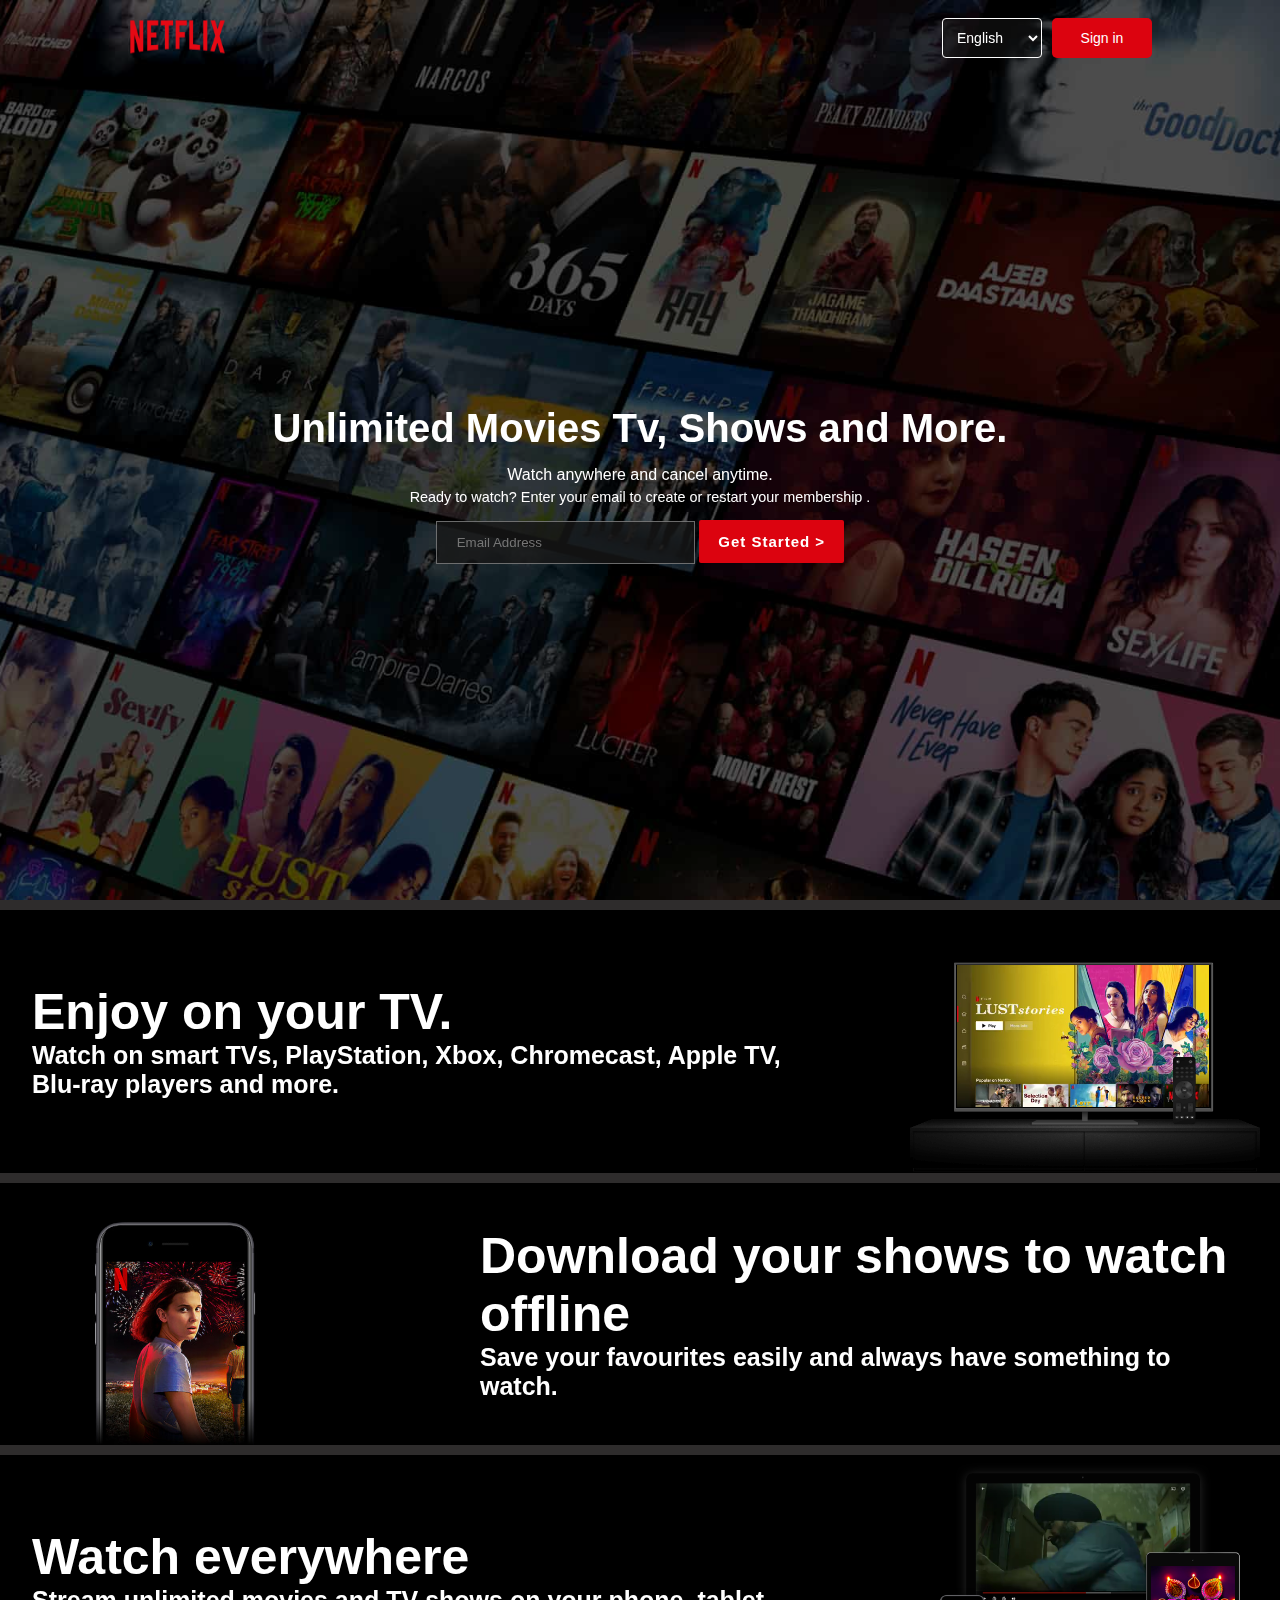
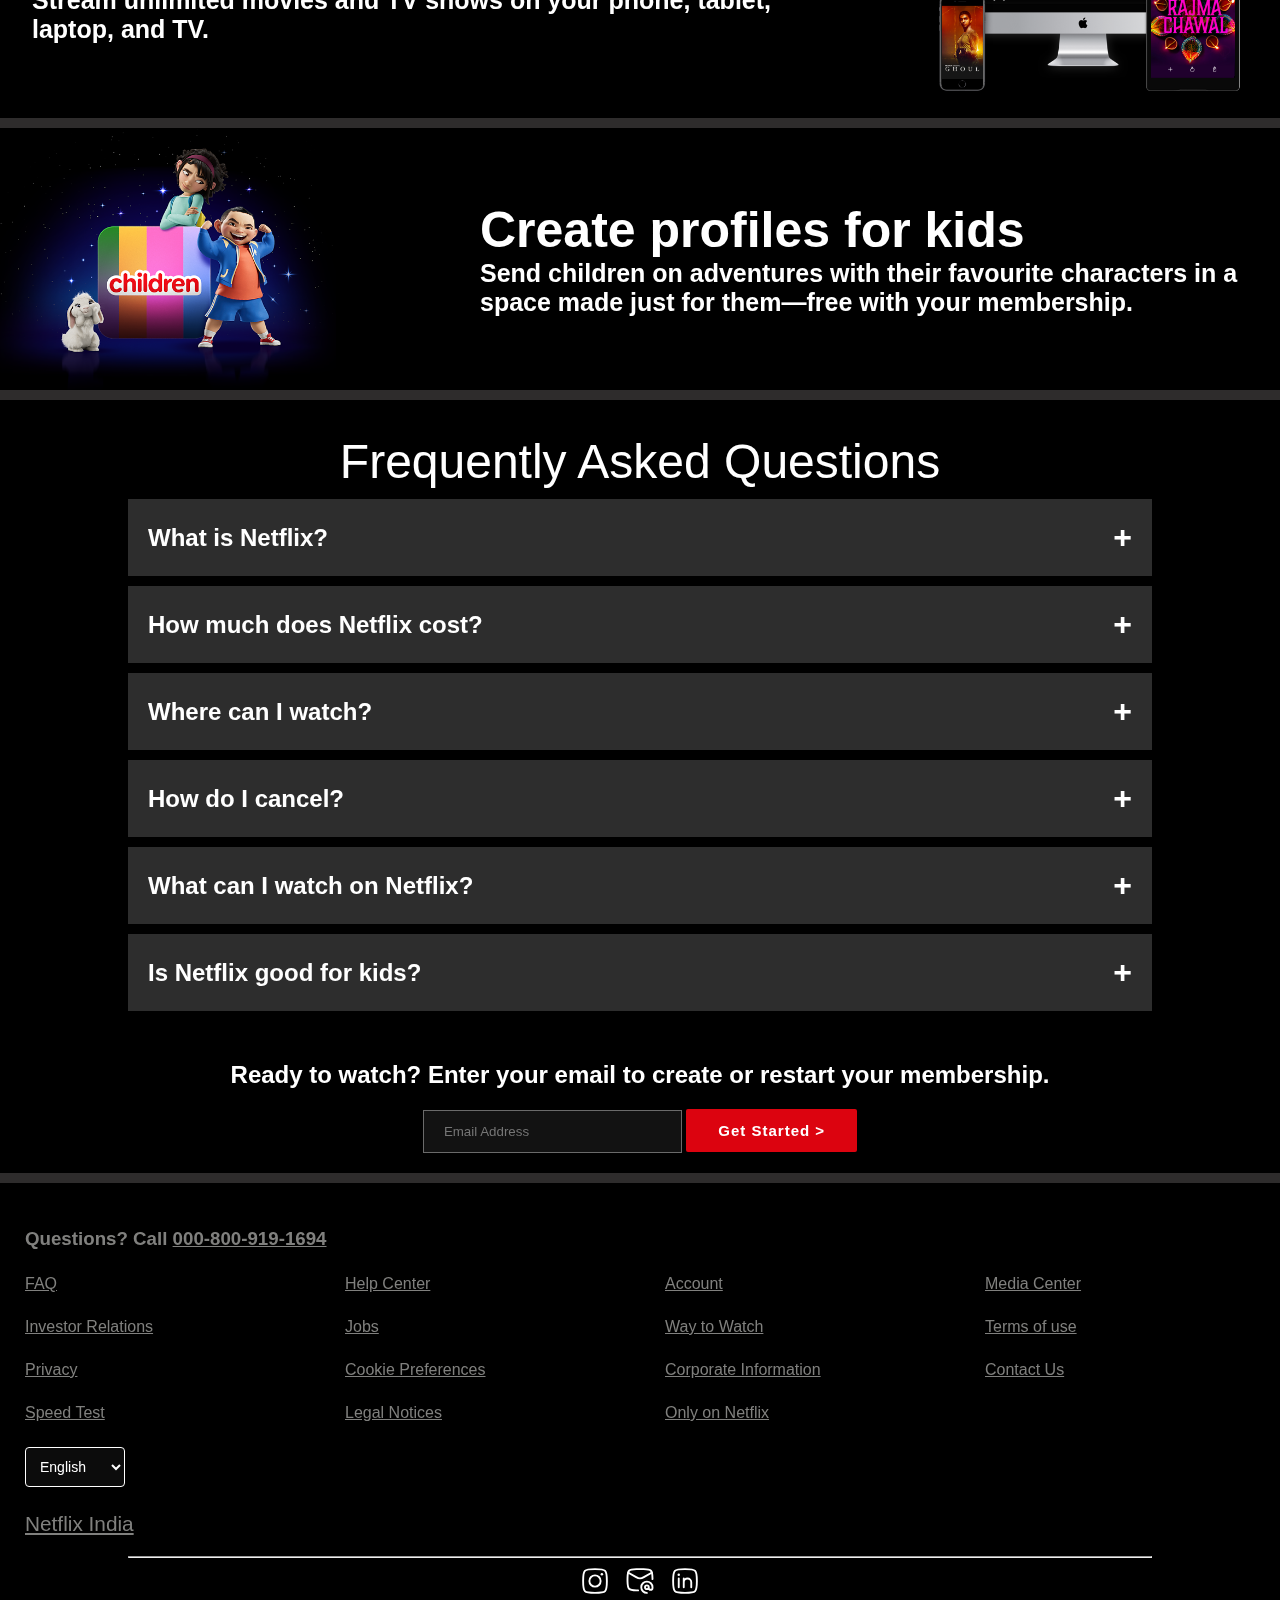
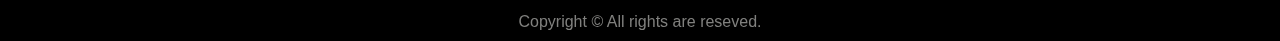
<file: index.html>
<!DOCTYPE html>
<html lang="en">
  <head>
    <meta charset="UTF-8" />
    <meta name="viewport" content="width=device-width, initial-scale=1.0" />
    <title>Netflix India – Watch TV Shows Online, Watch Movies Online</title>
    <link rel="shortcut icon" href="favicon.ico" type="image/x-icon">
    <link rel="stylesheet" href="style.css" />
  </head>
  <body>
    <div class="mainContainer">
      <div class="imgContainer">
        <img class="bgImg" src="BG image.jpg" alt="" />
      </div>

      <div class="main">
        <div class="firstSection">
          <!-- Nav Bar -->
          <header class="headCon">
            <div class="navDiv">
              <div class="logoDiv">
                <span>
                  <img
                    class="ntLogo"
                    src="netflix-logo-0.png"
                    alt="BrandLogo"
                  />
                </span>
              </div>

              <!-- Language Drop Down  -->
              <div class="navItems">
                <div class="languageDropDown">
                  <!-- <div class=""><img src="" alt=""></div> -->
                  <select name="Language" id="dropDown">
                    <option value="English">English</option>
                    <option value="Hindi">हिन्दी</option>
                  </select>
                </div>
                <!-- Sign in button -->
                <div class="signInButton">
                  <button class="Button">Sign in</button>
                </div>
              </div>
            </div>
          </header>

          <div class="heroCont">
            <!-- Hero Container -->
            <div class="heroDiv">
              <h1 class="heroHeading">Unlimited Movies Tv, Shows and More.</h1>

              <p class="heroSubtitle">Watch anywhere and cancel anytime.</p>
              <p class="heroDescription">
                Ready to watch? Enter your email to create or restart your
                membership .
              </p>

              <div class="addressSection">
                <input
                  class="inputTag"
                  type="email"
                  placeholder="Email Address"
                />
                <button class="inputBtn">Get Started &gt;</button>
              </div>
            </div>
          </div>
        </div>
      </div>
      <div class="seperationLine"></div>

      <div class="scondSection">
        <div class="leftContainer">
          <h3 class="hOne">Enjoy on your TV.</h3>

          <h5 class="hThree">
            Watch on smart TVs, PlayStation, Xbox, Chromecast, Apple TV, Blu-ray
            players and more.
          </h5>
        </div>

        <div class="rightContainer">
          <img class="rightImg" src="tv.png" alt="" />
          <video
            class="rightVid"
            src="Netflix India – Watch TV Shows Online, Watch Movies Online.m4v"
            autoplay
            loop
            muted
          ></video>
        </div>
      </div>
      <div class="seperationLine"></div>

      <!-- 2 -->

      <div class="scondSection">
        <div class="rightContainer">
          <img class="rightImg" src="mobile-0819.jpg" alt="" />
        </div>

        <div class="leftContainer">
          <h3 class="hOne">Download your shows to watch offline</h3>

          <h5 class="hThree">
            Save your favourites easily and always have something to watch.
          </h5>
        </div>
      </div>

      <!-- 3 -->
      <div class="seperationLine"></div>

      <div class="scondSection">
        <div class="leftContainer">
          <h3 class="hOne">Watch everywhere</h3>

          <h5 class="hThree">
            Stream unlimited movies and TV shows on your phone, tablet, laptop,
            and TV.
          </h5>
        </div>

        <div class="rightContainer">
          <img class="rightImg" src="device-pile-in.png" alt="" />
          <video class="rightVidSaif" src="2.m4v" autoplay loop muted></video>
        </div>
      </div>

      <!-- 4 -->
      <div class="seperationLine"></div>

      <div class="scondSection">
        <div class="rightContainer">
          <img
            class="rightImg"
            src="AAAABVr8nYuAg0xDpXDv0VI9HUoH7r2aGp4TKRCsKNQrMwxzTtr-NlwOHeS8bCI2oeZddmu3nMYr3j9MjYhHyjBASb1FaOGYZNYvPBCL.png"
            alt=""
          />
        </div>

        <div class="leftContainer">
          <h3 class="hOne">Create profiles for kids</h3>

          <h5 class="hThree">
            Send children on adventures with their favourite characters in a
            space made just for them—free with your membership.
          </h5>
        </div>
      </div>
      <div class="seperationLine"></div>

      <div class="faqDIV">Frequently Asked Questions</div>

      <div class="faqContainer">
        <div class="faqQue">
          <h2>What is Netflix?</h2>
          <h1>+</h1>
        </div>
        <div class="extendedFaq" id="extendedFaq_1">
          <p>Netflix is a streaming service that offers a wide variety of award-winning TV shows, movies, anime, documentaries and more – on thousands of internet-connected devices.
            <br>
            <br>
            You can watch as much as you want, whenever you want, without a single ad – all for one low monthly price. There's always something new to discover, and new TV shows and movies are added every week!</p>
        </div>


        <div class="faqQue2">
          <h2>How much does Netflix cost?</h2>
          <h1>+</h1>
        </div>
        <div class="extendedFaq2" id="extendedFaq_2">
          <p>Watch Netflix on your smartphone, tablet, Smart TV, laptop, or streaming device, all for one fixed monthly fee. Plans range from ₹149 to ₹649 a month. No extra costs, no contracts.</p>
        </div>

        <div class="faqQue3">
          <h2>Where can I watch?</h2>
          <h1>+</h1>
        </div>
        <div class="extendedFaq3" id="extendedFaq_3">
          <p>
            Watch anywhere, anytime. Sign in with your Netflix account to watch instantly on the web at netflix.com from your personal computer or on any internet-connected device that offers the Netflix app, including smart TVs, smartphones, tablets, streaming media players and game consoles.
            <br>
            <br>
            You can also download your favourite shows with the iOS or Android app. Use downloads to watch while you're on the go and without an internet connection. Take Netflix with you anywhere.
          </p>
        </div>

        <div class="faqQue4">
          <h2>How do I cancel?</h2>
          <h1>+</h1>
        </div>
        <div class="extendedFaq4" id="extendedFaq_4">
          <p>Netflix is flexible. There are no annoying contracts and no commitments. You can easily cancel your account online in two clicks. There are no cancellation the fees – start or stop your account anytime.</p>
        </div>


        <div class="faqQue5">
          <h2>What can I watch on Netflix?</h2>
          <h1>+</h1>
        </div>
        <div class="extendedFaq5" id="extendedFaq_5">
          <p>
            Netflix has an extensive library of feature films, documentaries, TV shows, anime, award-winning Netflix originals, and more. Watch as much as you want, anytime you want.
          </p>
        </div>


        <div class="faqQue6">
          <h2>Is Netflix good for kids?</h2>
          <h1>+</h1>
        </div>
        <div class="extendedFaq6" id="extendedFaq_6">
          <p>
            The Netflix Kids experience is included in your membership to give parents control while kids enjoy family-friendly TV shows and films in their own space.
            <br>
            <br>
            Kids profiles come with PIN-protected parental controls that let you restrict the maturity rating of content kids can watch and block specific titles you don’t want kids to see.
          </p>
        </div>
      </div>

      <div class="memmbershipContainer">
        <h2>
          Ready to watch? Enter your email to create or restart your membership.
        </h2>
        <!-- ---------------- -->

        <div class="addressSection">
          <input class="inputTagMem" type="email" placeholder="Email Address" />
          <button class="inputBtnMem">Get Started &gt;</button>
        </div>
      </div>
      <div class="seperationLine"></div>

      <div class="contactUs">
        <h3>Questions? Call <a href="tel:000-800-919-1694">000-800-919-1694</a>   </h3>
      </div>

      <div class="ac" >
        <ul class="otherAnchorList">
          <a href="">FAQ</a>
          <a href="">Help Center</a>
          <a href="">Account</a>
          <a href="">Media Center</a>
          <a href="">Investor Relations</a>
          <a href="">Jobs</a>
          <a href="">Way to Watch</a>
          <a href="">Terms of use</a>
          <a href="">Privacy</a>
          <a href="">Cookie Preferences</a>
          <a href="">Corporate Information</a>
          <a href="">Contact Us</a>
          <a href="">Speed Test</a>
          <a href="">Legal Notices</a>
          <a href="">Only on Netflix</a>
        </ul>
      </div>

      
      <div class="dropTwo">
        <div class="languageDropDown">
          <!-- <div class=""><img src="" alt=""></div> -->
          <select name="Language" id="dropDown">
            <option value="English">English</option>
            <option value="Hindi">हिन्दी</option>
          </select>
        </div>
      </div>

      <div class="netflixIndia">
      <a href="https://netflix-mohammed-khan.vercel.app/">
        <p>
          Netflix India
        </p>
      </a>
      </div>
      
      <hr>

        <div class="social">
          <a href="https://www.instagram.com/shadab____since2000/"> <img 
          src="instagram.svg" alt=""></a>

          <a href="mailto: mohammedkhan9887@gmail.com"><img 
            src="gmail.svg" alt=""></a>
          <a href="https://www.linkedin.com/in/mohd-shadab-ba74b027a/"><img src="linked_In.svg" alt=""></a>
        </div>
      <div class="copyrightDiv">
        <p>Copyright &#169 All rights are reseved.</p>
      </div>
      </div>
    </div>
  </body>
  
  <script>

    let aa = document.querySelector(".extendedFaq")

    // TOKEN AREA
    let token1 = 0
    let token2 = 0
    let token3 = 0
    let token4 = 0
    let token5 = 0
    let token6 = 0
    let a = document.querySelector(".faqQue").addEventListener("click", ()=>{
      if (token1 == 0){

        aa.style.display = "flex"
        // aa.style.transition = (all 0.25s);
        // aa.style.height(10px)
        token1 = 1
      }
      else{
        aa.style.display = "none"
        token1 = 0
      }
  })
  

  //2nd DIV--------------------------

  //  token = 0
    let aa2 = document.querySelector(".extendedFaq2")
    let a2 = document.querySelector(".faqQue2").addEventListener("click", ()=>{
      if (token2 == 0){

        aa2.style.display = "flex"
        // aa.style.transition = (all 0.25s);
        // aa.style.height(10px)
        token2 = 1
      }
      else{
        aa2.style.display = "none"
        token2 = 0
      }
  })


  // 3rd DIV--------------------------

  let aa3 = document.querySelector(".extendedFaq3")
    let a3 = document.querySelector(".faqQue3").addEventListener("click", ()=>{
      if (token3 == 0){
        aa3.style.display = "flex"
        token3 = 1
      }
      else{
        aa3.style.display = "none"
        token3 = 0
      }
  })

  // 4rd DIV--------------------------

  let aa4 = document.querySelector(".extendedFaq4")
    let a4 = document.querySelector(".faqQue4").addEventListener("click", ()=>{
      if (token4 == 0){
        aa4.style.display = "flex"
        token4 = 1
      }
      else{
        aa4.style.display = "none"
        token4 = 0
      }
  })


  // 5rd DIV--------------------------

  let aa5 = document.querySelector(".extendedFaq5")
    let a5 = document.querySelector(".faqQue5").addEventListener("click", ()=>{
      if (token5 == 0){
        aa5.style.display = "flex"
        token5 = 1
      }
      else{
        aa5.style.display = "none"
        token5 = 0
      }
  })
4
  // 6rd DIV--------------------------

  let aa6 = document.querySelector(".extendedFaq6")
    let a6 = document.querySelector(".faqQue6").addEventListener("click", ()=>{
      if (token6 == 0){
        aa6.style.display = "flex"
        token6 = 1
      }
      else{
        aa6.style.display = "none"
        token6 = 0
      }
  })

  </script>

</html>
</file>
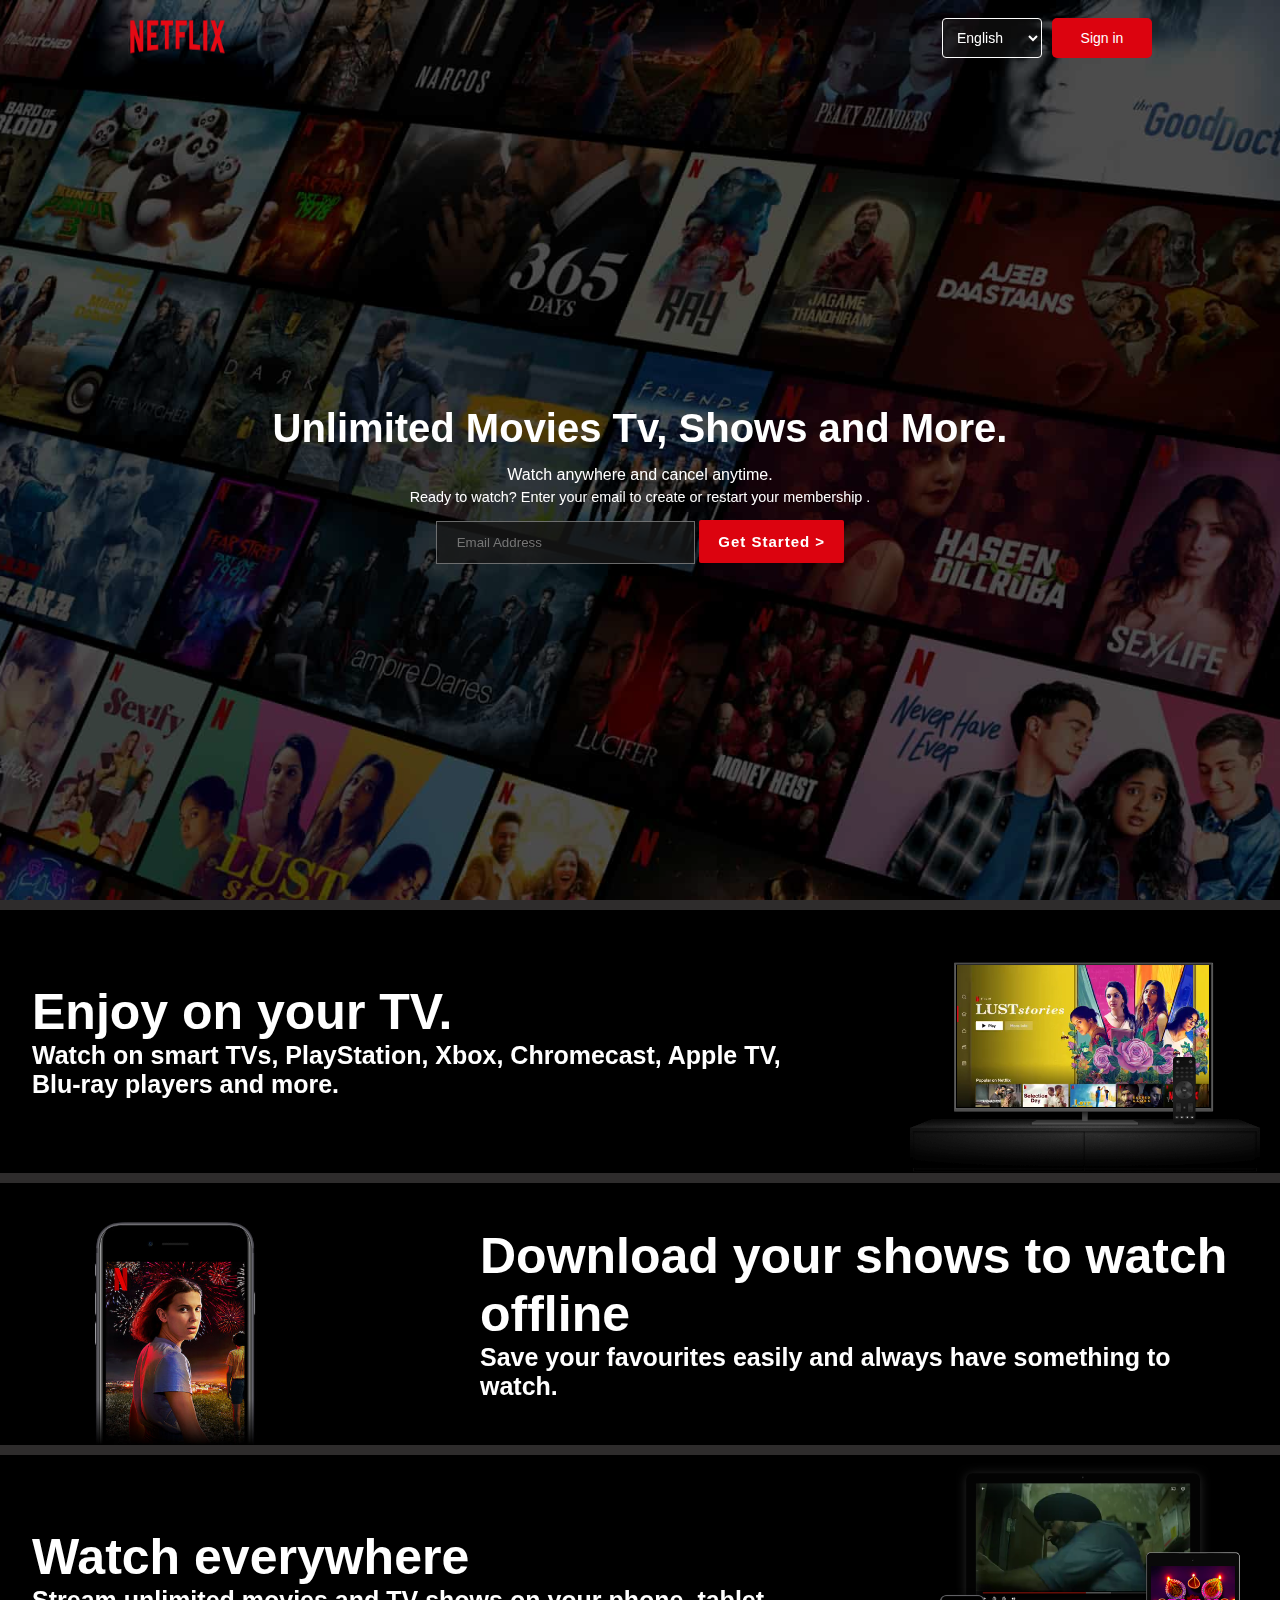
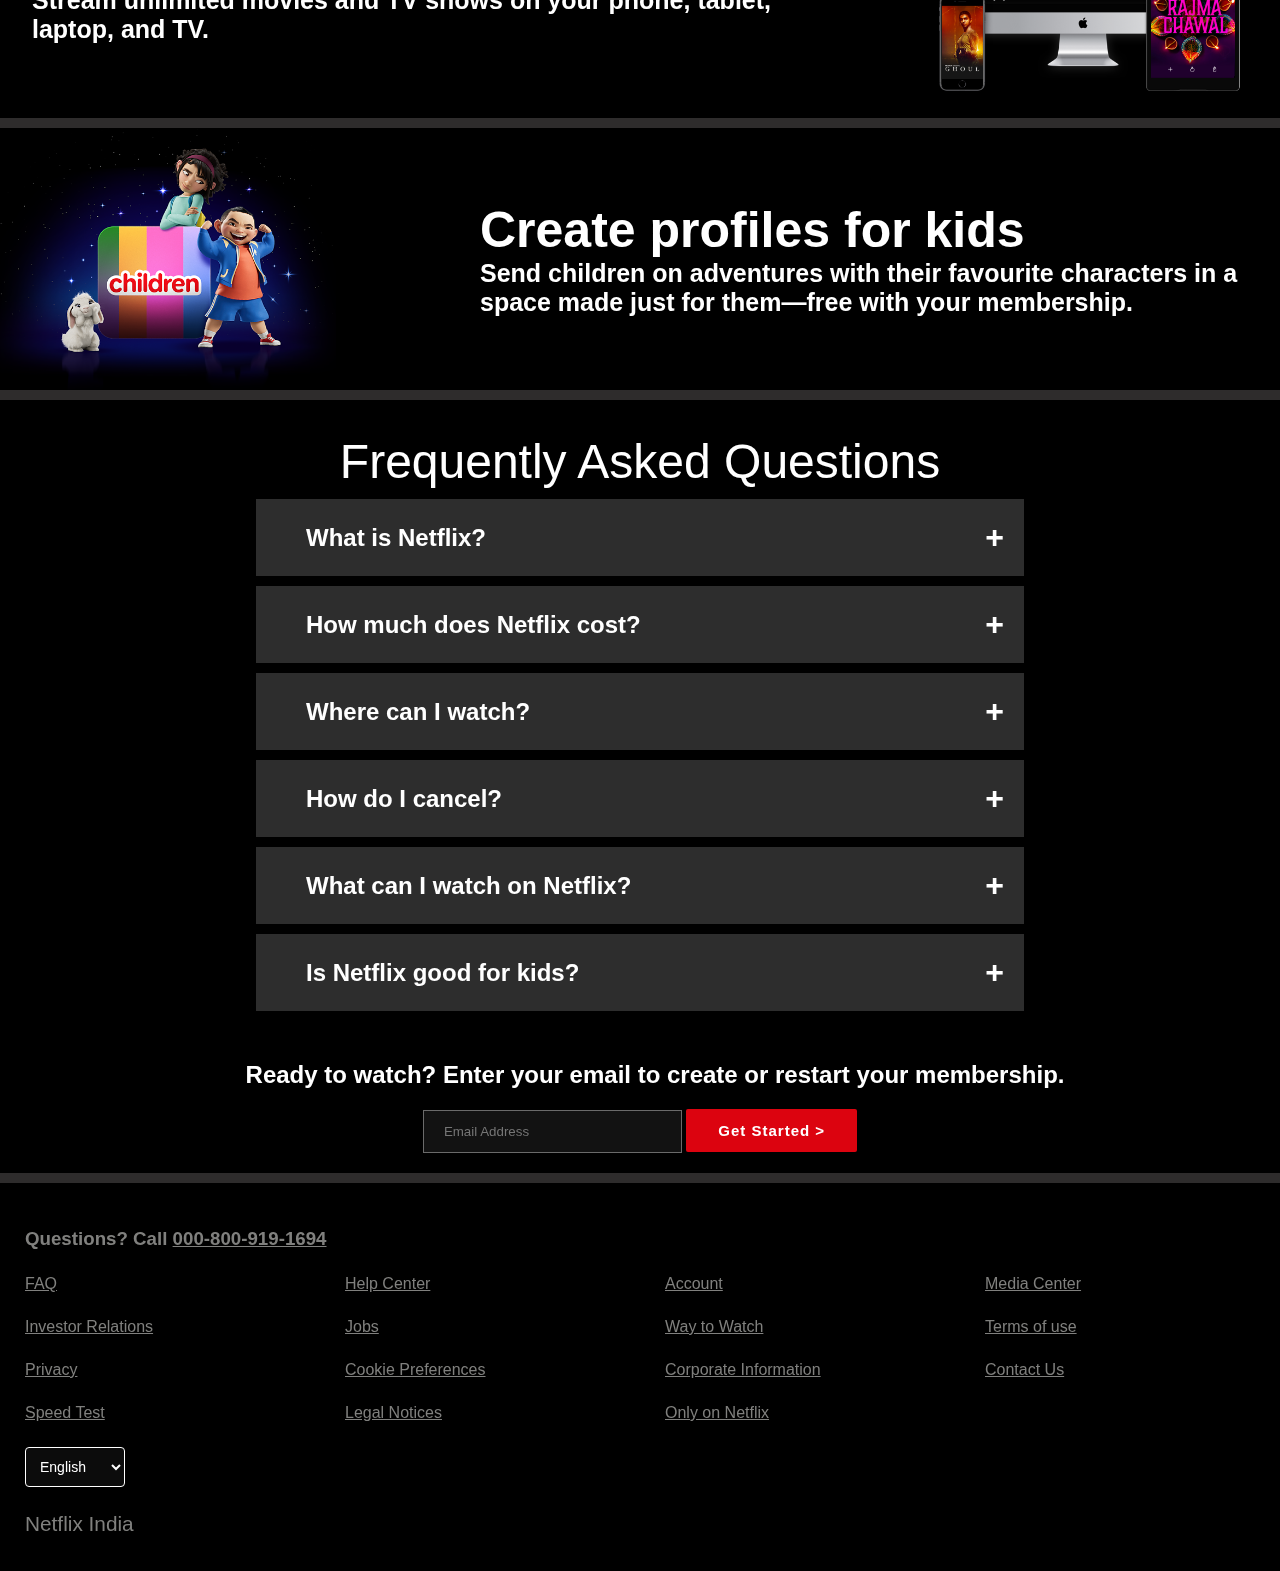
<file: NetFlix.html>
<!DOCTYPE html>
<html lang="en">
  <head>
    <meta charset="UTF-8" />
    <meta name="viewport" content="width=device-width, initial-scale=1.0" />
    <title>Netflix India – Watch TV Shows Online, Watch Movies Online</title>
    <link rel="shortcut icon" href="favicon.ico" type="image/x-icon">
    <link rel="stylesheet" href="netflix.css" />
  </head>
  <body>
    <div class="mainContainer">
      <div class="imgContainer">
        <img class="bgImg" src="BG image.jpg" alt="" />
      </div>

      <div class="main">
        <div class="firstSection">
          <!-- Nav Bar -->
          <header class="headCon">
            <div class="navDiv">
              <div class="logoDiv">
                <span>
                  <img
                    class="ntLogo"
                    src="netflix-logo-0.png"
                    alt="BrandLogo"
                  />
                </span>
              </div>

              <!-- Language Drop Down  -->
              <div class="navItems">
                <div class="languageDropDown">
                  <!-- <div class=""><img src="" alt=""></div> -->
                  <select name="Language" id="dropDown">
                    <option value="English">English</option>
                    <option value="Hindi">हिन्दी</option>
                  </select>
                </div>
                <!-- Sign in button -->
                <div class="signInButton">
                  <button class="Button">Sign in</button>
                </div>
              </div>
            </div>
          </header>

          <div class="heroCont">
            <!-- Hero Container -->
            <div class="heroDiv">
              <h1 class="heroHeading">Unlimited Movies Tv, Shows and More.</h1>

              <p class="heroSubtitle">Watch anywhere and cancel anytime.</p>
              <p class="heroDescription">
                Ready to watch? Enter your email to create or restart your
                membership .
              </p>

              <div class="addressSection">
                <input
                  class="inputTag"
                  type="email"
                  placeholder="Email Address"
                />
                <button class="inputBtn">Get Started &gt;</button>
              </div>
            </div>
          </div>
        </div>
      </div>
      <div class="seperationLine"></div>

      <div class="scondSection">
        <div class="leftContainer">
          <h3 class="hOne">Enjoy on your TV.</h3>

          <h5 class="hThree">
            Watch on smart TVs, PlayStation, Xbox, Chromecast, Apple TV, Blu-ray
            players and more.
          </h5>
        </div>

        <div class="rightContainer">
          <img class="rightImg" src="tv.png" alt="" />
          <video
            class="rightVid"
            src="Netflix India – Watch TV Shows Online, Watch Movies Online.m4v"
            autoplay
            loop
            muted
          ></video>
        </div>
      </div>
      <div class="seperationLine"></div>

      <!-- 2 -->

      <div class="scondSection">
        <div class="rightContainer">
          <img class="rightImg" src="mobile-0819.jpg" alt="" />
        </div>

        <div class="leftContainer">
          <h3 class="hOne">Download your shows to watch offline</h3>

          <h5 class="hThree">
            Save your favourites easily and always have something to watch.
          </h5>
        </div>
      </div>

      <!-- 3 -->
      <div class="seperationLine"></div>

      <div class="scondSection">
        <div class="leftContainer">
          <h3 class="hOne">Watch everywhere</h3>

          <h5 class="hThree">
            Stream unlimited movies and TV shows on your phone, tablet, laptop,
            and TV.
          </h5>
        </div>

        <div class="rightContainer">
          <img class="rightImg" src="device-pile-in.png" alt="" />
          <video class="rightVidSaif" src="2.m4v" autoplay loop muted></video>
        </div>
      </div>

      <!-- 4 -->
      <div class="seperationLine"></div>

      <div class="scondSection">
        <div class="rightContainer">
          <img
            class="rightImg"
            src="AAAABVr8nYuAg0xDpXDv0VI9HUoH7r2aGp4TKRCsKNQrMwxzTtr-NlwOHeS8bCI2oeZddmu3nMYr3j9MjYhHyjBASb1FaOGYZNYvPBCL.png"
            alt=""
          />
        </div>

        <div class="leftContainer">
          <h3 class="hOne">Create profiles for kids</h3>

          <h5 class="hThree">
            Send children on adventures with their favourite characters in a
            space made just for them—free with your membership.
          </h5>
        </div>
      </div>
      <div class="seperationLine"></div>

      <div class="faqDIV">Frequently Asked Questions</div>

      <div class="faqContainer">
        <div class="faqQue">
          <h2>What is Netflix?</h2>
          <h1>+</h1>
        </div>
        <div class="extendedFaq" id="extendedFaq_1">
          <p>Lorem ipsum dolor sit amet consectetur adipisicing elit. Excepturi ea quae est repellat corporis nobis dicta quia soluta sint, minus alias, reprehenderit in, commodi magni inventore aliquid laborum facere saepe!</p>
        </div>


        <div class="faqQue">
          <h2>How much does Netflix cost?</h2>
          <h1>+</h1>
        </div>
        <div class="extendedFaq" id="extendedFaq_2">
          <p>Lorem ipsum dolor sit amet consectetur adipisicing elit. Excepturi ea quae est repellat corporis nobis dicta quia soluta sint, minus alias, reprehenderit in, commodi magni inventore aliquid laborum facere saepe!</p>
        </div>

        <div class="faqQue">
          <h2>Where can I watch?</h2>
          <h1>+</h1>
        </div>

        <div class="faqQue">
          <h2>How do I cancel?</h2>
          <h1>+</h1>
        </div>

        <div class="faqQue">
          <h2>What can I watch on Netflix?</h2>
          <h1>+</h1>
        </div>

        <div class="faqQue">
          <h2>Is Netflix good for kids?</h2>
          <h1>+</h1>
        </div>
      </div>

      <div class="memmbershipContainer">
        <h2>
          Ready to watch? Enter your email to create or restart your membership.
        </h2>
        <!-- ---------------- -->

        <div class="addressSection">
          <input class="inputTagMem" type="email" placeholder="Email Address" />
          <button class="inputBtnMem">Get Started &gt;</button>
        </div>
      </div>
      <div class="seperationLine"></div>

      <div class="contactUs">
        <h3>Questions? Call <a href="tel:000-800-919-1694">000-800-919-1694</a>   </h3>
      </div>

      <div class="ac" >
        <ul class="otherAnchorList">
          <a href="">FAQ</a>
          <a href="">Help Center</a>
          <a href="">Account</a>
          <a href="">Media Center</a>
          <a href="">Investor Relations</a>
          <a href="">Jobs</a>
          <a href="">Way to Watch</a>
          <a href="">Terms of use</a>
          <a href="">Privacy</a>
          <a href="">Cookie Preferences</a>
          <a href="">Corporate Information</a>
          <a href="">Contact Us</a>
          <a href="">Speed Test</a>
          <a href="">Legal Notices</a>
          <a href="">Only on Netflix</a>
        </ul>
      </div>

      
      <div class="dropTwo">
        <div class="languageDropDown">
          <!-- <div class=""><img src="" alt=""></div> -->
          <select name="Language" id="dropDown">
            <option value="English">English</option>
            <option value="Hindi">हिन्दी</option>
          </select>
        </div>
      </div>

      <div class="netflixIndia">
        <p>
          Netflix India
        </p>
      </div>

      </div>
    </div>
  </body>
  
</html>
</file>
<file: style.css>
* {
  margin: 0;
  padding: 0;
  box-sizing: border-box;
}
.main {
  height: 100vh;
  max-width: 100vw;
}
body {
  background-color: rgb(0, 0, 0);
  color: white;
  font-family: "Poppins", sans-serif;
  position: relative;
  overflow-x: hidden;
}
.ntLogo:hover {
  transition: all ease 0.3s;
  transform: scale(1.05);
}
button:hover {
  cursor: pointer;
  transition: all ease 0.2s;
  transform: scale(1.03);
}
select:hover {
  cursor: pointer;
  transition: all ease 0.3s;
  transform: scale(1.05);
}
input:hover {
  transition: all ease 0.3s;
  transform: scale(1.05);
  margin-right: 5px;
}
.headCon {
  height: 70px;
  width: 100%;
  display: flex;
  justify-content: center;
  align-items: center;
}
.navDiv {
  padding-top: 15px;
  position: absolute;
  width: 80vw;
  margin: auto;
  display: flex;
  justify-content: space-between;
  align-items: center;
  z-index: 10;
}
.logoDiv {
  height: 40px;
  width: 100px;
}
.ntLogo {
  height: 100%;
  width: 100%;
}
.navDiv {
  display: flex;
  padding-bottom: 10px;
}
.navItems {
  display: flex;
}
#dropDown {
  height: 40px;
  width: 100px;
  font-size: 14px;
  background-color: rgba(23, 23, 23, 0.5);
  color: white;
  padding: 5px 9px 5px 10px;
  border: 1px solid white;
  border-radius: 4px;
}
option {
  color: black;
}
.Button {
  height: 40px;
  width: 100px;
  margin-left: 10px;
  padding: 6px 10px 6px 10px;
  background-color: #dc030f;
  color: white;
  font-size: 14px;
  border: none;
  border-radius: 5px;
}
.bgImg {
  background-repeat: no-repeat;
  height: 100vh;
  width: 100%;
  object-fit: cover;
  position: absolute;
  opacity: 40%;
  background-position: center;
}
.heroCont {
  margin-top: 50px;
  height: 80vh;
  width: 100%;
  position: relative;
  display: flex;
  justify-content: center;
  align-items: center;
}
.heroDiv {
  max-width: 800px;
  padding: 10px;
  display: flex;
  gap: 5px;
  position: absolute;
  flex-direction: column;
  justify-self: center;
  align-self: center;
  text-align: center;
  color: white;
}
.heroHeading {
  padding: 10px;
  font-weight: 600;
  font-size: 2.5rem;
  color: white;
}
.heroSubtitle,
.heroDescription {
  font-weight: 400;
  font-size: 1rem;
}
.heroDescription {
  margin: 0 50px;
  font-size: 0.9rem;
}
.inputTag {
  margin-top: 5px;
  max-width: 300px;
  color: white;
  padding: 13px 60px 13px 20px;
  background-color: rgba(23, 23, 23, 0.8);
  border: 1px solid rgba(194, 194, 194, 0.5);
}
.inputBtn {
  margin-top: 10px;
  background-color: #dc030f;
  border: 3px solid #dc030f;
  border: none;
  color: white;
  padding: 0.8rem 1.2rem;
  border-radius: 2px;
  font-size: 15px;
  font-weight: bold;
  letter-spacing: 1px;
}
.seperationLine {
  height: 7px;
  border: 5px solid rgb(46, 44, 44);
}
.scondSection {
  display: flex;
  align-items: center;
  justify-content: space-between;
  gap: 20px;
}
.leftContainer {
  padding: 0 2rem;
  text-align: left;
  max-width: 65%;
}
.hOne {
  font-size: 50px;
}
.hThree {
  font-size: 25px;
}
.rightContainer {
  display: flex;
  flex-wrap: wrap;
  max-width: 350px;
  min-width: 350px;
  position: relative;
  margin-right: 20px;
}
.rightImg {
  height: 100%;
  width: 100%;
  z-index: 10;
}
.rightVid {
  position: absolute;
  width: 100%;
  height: 100%;
  max-width: 73%;
  max-height: 54%;
  top: 55px;
  right: 49px;
  z-index: -2;
}
.rightVidSaif {
  position: absolute;
  width: 100%;
  height: 100%;
  max-width: 63%;
  max-height: 47%;
  z-index: -2;
  top: 20px;
  right: 65px;
}
.faqDIV {
  padding: 34px 0px 10px 0px;
  font-size: 48px;
  margin: auto;
  text-align: center;
}
.faqContainer {
  display: flex;
  flex-direction: column;
  gap: 10px;
  align-items: center;
  justify-content: center;
  width: 100%;
  /* border: 2px solid red; */
}
.faqQue,
.faqQue2,
.faqQue3,
.faqQue4,
.faqQue5,
.faqQue6 {
  display: flex;
  flex-direction: row;
  justify-content: space-between;
  /* uncomment upper coode after adding "svg" */
  /* border: 2px solid red; */
  width: 80%;
  align-items: center;
  background-color: #2d2d2d;
  color: white;
  padding: 20px;
  max-width: 80%;
  cursor: pointer;
  text-align: left;
}

.faqQue:hover,
.faqQue2:hover,
.faqQue3:hover,
.faqQue4:hover,
.faqQue5:hover,
.faqQue6:hover {
  background-color: #454545;
  transition: all ease 0.5s;
}
.extendedFaq,
.extendedFaq2,
.extendedFaq3,
.extendedFaq4,
.extendedFaq5,
.extendedFaq6 {
  gap: 0;
  margin-top: -9px;
  display: flex;
  /*flex-direction: row; */
  /* justify-content: space-between;*/
  /* uncomment upper coode after adding "svg" */
  align-items: left;
  background-color: #2d2d2d;
  color: white;
  padding: 20px;
  width: 80%;
  font-size: 13px;
  display: none;
  transition: all 0.25s;
}
.memmbershipContainer {
  padding-top: 50px;
  display: flex;
  flex-direction: column;
  align-items: center;
  justify-content: center;
  gap: 10px;
  padding-bottom: 20px;
  text-align: center;
}
.inputTagMem {
  margin-top: 5px;
  max-width: 500px;
  color: white;
  padding: 13px 60px 13px 20px;
  background-color: rgba(23, 23, 23, 0.8);
  border: 1px solid rgba(194, 194, 194, 0.5);
}
.inputBtnMem {
  margin-top: 10px;
  background-color: #dc030f;
  border: 3px solid #dc030f;
  border: none;
  color: white;
  padding: 0.8rem 2rem;
  border-radius: 2px;
  font-size: 15px;
  font-weight: bold;
  letter-spacing: 1px;
}
.contactUs {
  color: #80807e;
  padding: 45px 0px 25px 25px;
}
a {
  color: #80807e;
  cursor: alias;
}
.otherAnchorList {
  padding: 0px 0px 25px 25px;
  display: grid;
  grid-template-columns: 1fr 1fr 1fr 1fr;
  gap: 25px;
}
.dropTwo {
  padding: 0px 0px 25px 25px;
}
.netflixIndia {
  padding: 0px 0px 20px 25px;
  color: #80807e;
  font-size: 1.3rem;
}
.social {
  filter: invert();
  height: 50px;
  display: flex;
  justify-content: center;
  align-items: center;
  gap: 15px;
}
.social img {
  height: 30px;
  align-items: center;
  overflow: hidden;
}
.social img:hover {
  transition: all ease-in 0.2s;
  transform: scale(1.1);
}
hr {
  width: 80%;
  margin: auto;
}
.copyrightDiv {
  margin: 5px 0px;
  display: flex;
  justify-content: center;
  color: #80807e;
  margin-bottom: 10px;
}
@media screen and (max-width: 980px) {
  .scondSection {
    display: flex;
    flex-direction: column;
  }
  .leftContainer {
    gap: 20px;
    display: flex;
    flex-direction: column;
    align-items: center;
  }
  .hOne {
    padding-top: 40px;
    text-align: center;
  }
  .hThree {
    text-align: center;
    padding-bottom: 20px;
  }
}
@media screen and (max-width: 615px) {
  .otherAnchorList {
    grid-template-columns: 1fr 1fr 1fr;
  }
}
@media screen and (max-width: 555px) {
  .otherAnchorList {
    grid-template-columns: 1fr 1fr;
  }

  .leftContainer {
    padding: 0;
    /* padding: 0px 2rem; */
  }
}
@media screen and (max-width: 480px) {
  .heroDiv > h1 {
    font-size: 25px;
  }
  .heroDiv > p {
    font-size: 10px;
  }
  .navDiv {
    display: flex;
    flex-direction: column;
    padding-top: 150px;
    gap: 20px;
  }
  .navItems {
    gap: 20px;
  }
  .addressSection {
    display: flex;
    flex-direction: column;
  }
  .inputTag,
  .inputBtn {
    align-self: center;
    max-width: 300px;
  }
  .faqQue {
    width: 95%;
    font-size: 10px;
    text-align: left;
  }
  .faqQue > h2 {
    padding-left: 0px;
    text-align: start;
  }
}
@media screen and (max-width: 360px) {
  .rightContainer {
    max-width: 250px;
    min-width: 250px;
    padding-bottom: 20px;
  }
  .rightVid {
    top: 34px;
    right: 35px;
  }
  .rightVidSaif {
    top: 11px;
    right: 47px;
  }
}
</file>
<file: netflix.css>
* {
  margin: 0;
  padding: 0;
  box-sizing: border-box;
}
.main {
  height: 100vh;
  max-width: 100vw;
}
body {
  background-color: rgb(0, 0, 0);
  color: white;
  font-family: "Poppins", sans-serif;
  position: relative;
  overflow-x: hidden;
}
.ntLogo:hover {
  transition: all ease 0.3s;
  transform: scale(1.05);
}

button:hover {
  cursor: pointer;
  transition: all ease 0.2s;
  transform: scale(1.03);
}
select:hover {
  cursor: pointer;
  transition: all ease 0.3s;
  transform: scale(1.05);
}
input:hover {
  transition: all ease 0.3s;
  transform: scale(1.05);
  margin-right: 5px;
}
.headCon {
  height: 70px;
  width: 100%;
  display: flex;
  justify-content: center;
  align-items: center;
}
.navDiv {
  padding-top: 15px;
  position: absolute;
  width: 80vw;
  margin: auto;
  display: flex;
  justify-content: space-between;
  align-items: center;
  z-index: 10;
}
.logoDiv {
  height: 40px;
  width: 100px;
}
.ntLogo {
  height: 100%;
  width: 100%;
}
.navDiv {
  display: flex;
  padding-bottom: 10px;
  /* background-color: rebeccapurple; */
}
.navItems {
  display: flex;
}
#dropDown {
  height: 40px;
  width: 100px;
  font-size: 14px;
  background-color: rgba(23, 23, 23, 0.5);
  color: white;
  padding: 5px 9px 5px 10px;
  border: 1px solid white;
  border-radius: 4px;
}
option {
  color: black;
}
.Button {
  height: 40px;
  width: 100px;
  margin-left: 10px;
  padding: 6px 10px 6px 10px;
  background-color: #dc030f;
  color: white;
  font-size: 14px;
  border: none;
  border-radius: 5px;
}
.bgImg {
  background-repeat: no-repeat;
  height: 100vh;
  width: 100%;
  object-fit: cover;
  position: absolute;
  opacity: 40%;
  background-position: center;
}
.heroCont {
  margin-top: 50px;
  height: 80vh;
  width: 100%;
  position: relative;
  display: flex;
  justify-content: center;
  align-items: center;
}
.heroDiv {
  max-width: 800px;
  padding: 10px;
  display: flex;
  gap: 5px;
  position: absolute;
  flex-direction: column;
  justify-self: center;
  align-self: center;
  text-align: center;
  color: white;
}
.heroHeading {
  padding: 10px;
  font-weight: 600;
  font-size: 2.5rem;
  color: white;
}
.heroSubtitle,
.heroDescription {
  font-weight: 400;
  font-size: 1rem;
}
.heroDescription {
  margin: 0 50px;
  font-size: 0.9rem;
}
.inputTag {
  margin-top: 5px;
  max-width: 300px;
  color: white;
  padding: 13px 60px 13px 20px;
  background-color: rgba(23, 23, 23, 0.8);
  border: 1px solid rgba(194, 194, 194, 0.5);
}
.inputBtn {
  margin-top: 10px;
  background-color: #dc030f;
  border: 3px solid #dc030f;
  border: none;
  color: white;
  padding: 0.8rem 1.2rem;
  border-radius: 2px;
  font-size: 15px;
  font-weight: bold;
  letter-spacing: 1px;
}
.seperationLine {
  height: 7px;
  border: 5px solid rgb(46, 44, 44);
}
.scondSection {
  display: flex;
  align-items: center;
  justify-content: space-between;
  gap: 20px;
}
.leftContainer {
  padding: 0 2rem;
  text-align: left;
  max-width: 65%;
}
.hOne {
  font-size: 50px;
}
.hThree {
  font-size: 25px;
}
.rightContainer {
  display: flex;
  flex-wrap: wrap;
  max-width: 350px;
  min-width: 350px;
  position: relative;
  margin-right: 20px;
}
.rightImg {
  height: 100%;
  width: 100%;
  z-index: 10;
}
.rightVid {
  position: absolute;
  width: 100%;
  height: 100%;
  max-width: 73%;
  max-height: 54%;
  top: 55px;
  right: 49px;
  z-index: -2;
}
.rightVidSaif {
  position: absolute;
  width: 100%;
  height: 100%;
  max-width: 63%;
  max-height: 47%;
  z-index: -2;
  top: 20px;
  right: 65px;
}
.faqDIV {
  padding: 34px 0px 10px 0px;
  font-size: 48px;
  margin: auto;
  text-align: center;
}
.faqContainer {
  display: flex;
  flex-direction: column;
  gap: 10px;
  align-items: center;
  justify-content: center;
  width: 100vw;
}
.faqQue {
  display: flex;
  flex-direction: row;
  justify-content: space-between;
  /* uncomment upper coode after adding "svg" */
  align-items: center;
  background-color: #2d2d2d;
  color: white;
  padding: 20px;
  max-width: 60vw;
  width: 65%;
  cursor: pointer;
}

.faqQue:hover {
  background-color: #454545;
  transition: all ease 0.5s;
}

.extendedFaq {
  gap: 0;
  margin-top: -9px;
  display: flex;
  flex-direction: row;
  justify-content: space-between;
  /* uncomment upper coode after adding "svg" */
  align-items: center;
  background-color: #2d2d2d;
  color: white;
  padding: 20px;
  max-width: 60vw;
  width: 65%; 
  display: none;
}
/* .faqQue:hover{
  background-color: red;
  p{
    color: red;
  }
  .extendedFaq > p{
    background-color: #dc030f;
  }
} */
.memmbershipContainer {
  padding-top: 50px;
  display: flex;
  flex-direction: column;
  align-items: center;
  justify-content: center;
  gap: 10px;
  padding-bottom: 20px;
}
.inputTagMem {
  margin-top: 5px;
  max-width: 500px;
  color: white;
  padding: 13px 60px 13px 20px;
  background-color: rgba(23, 23, 23, 0.8);
  border: 1px solid rgba(194, 194, 194, 0.5);
}
.inputBtnMem {
  margin-top: 10px;
  background-color: #dc030f;
  border: 3px solid #dc030f;
  border: none;
  color: white;
  padding: 0.8rem 2rem;
  border-radius: 2px;
  font-size: 15px;
  font-weight: bold;
  letter-spacing: 1px;
}
.contactUs {
  color: #80807e;
  padding: 45px 0px 25px 25px;
}
a {
  color: #80807e;
  cursor: alias;
}
.otherAnchorList {
  padding: 0px 0px 25px 25px;
  display: grid;
  grid-template-columns: 1fr 1fr 1fr 1fr;
  gap: 25px;
}
.dropTwo {
  padding: 0px 0px 25px 25px;
}
.netflixIndia {
  padding: 0px 0px 35px 25px;
  color: #80807e;
  font-size: 1.3rem;
}
h2 {
  text-align: center;
  padding-left: 30px;
}

@media screen and (max-width: 980px) {
  .scondSection {
    display: flex;
    flex-direction: column;
  }
  .leftContainer {
    gap: 20px;
    display: flex;
    flex-direction: column;
    align-items: center;
  }
  .hOne {
    padding-top: 40px;
    text-align: center;
  }
  .hThree {
    text-align: center;
    padding-bottom: 20px;
  }
}
@media screen and (max-width: 615px) {
  .otherAnchorList {
    grid-template-columns: 1fr 1fr 1fr;
  }
}
@media screen and (max-width: 555px) {
  .otherAnchorList {
    grid-template-columns: 1fr 1fr;
  }

  .leftContainer {
    padding: 0;
    /* padding: 0px 2rem; */
  }
}
@media screen and (max-width: 480px) {
  .heroDiv > h1 {
    font-size: 25px;
  }
  .heroDiv > p {
    font-size: 10px;
  }
  .navDiv {
    display: flex;
    flex-direction: column;
    padding-top: 150px;
    gap: 20px;
  }
  .navItems {
    gap: 20px;
  }
  .addressSection {
    display: flex;
    flex-direction: column;
  }
  .inputTag,
  .inputBtn {
    align-self: center;
    max-width: 300px;
  }
}
@media screen and (max-width: 360px) {
  .rightContainer {
    max-width: 250px;
    min-width: 250px;
    padding-bottom: 20px;
  }

  .rightVid {
    top: 34px;
    right: 35px;
  }

  .rightVidSaif {
    top: 11px;
    right: 47px;
  }
}
</file>
